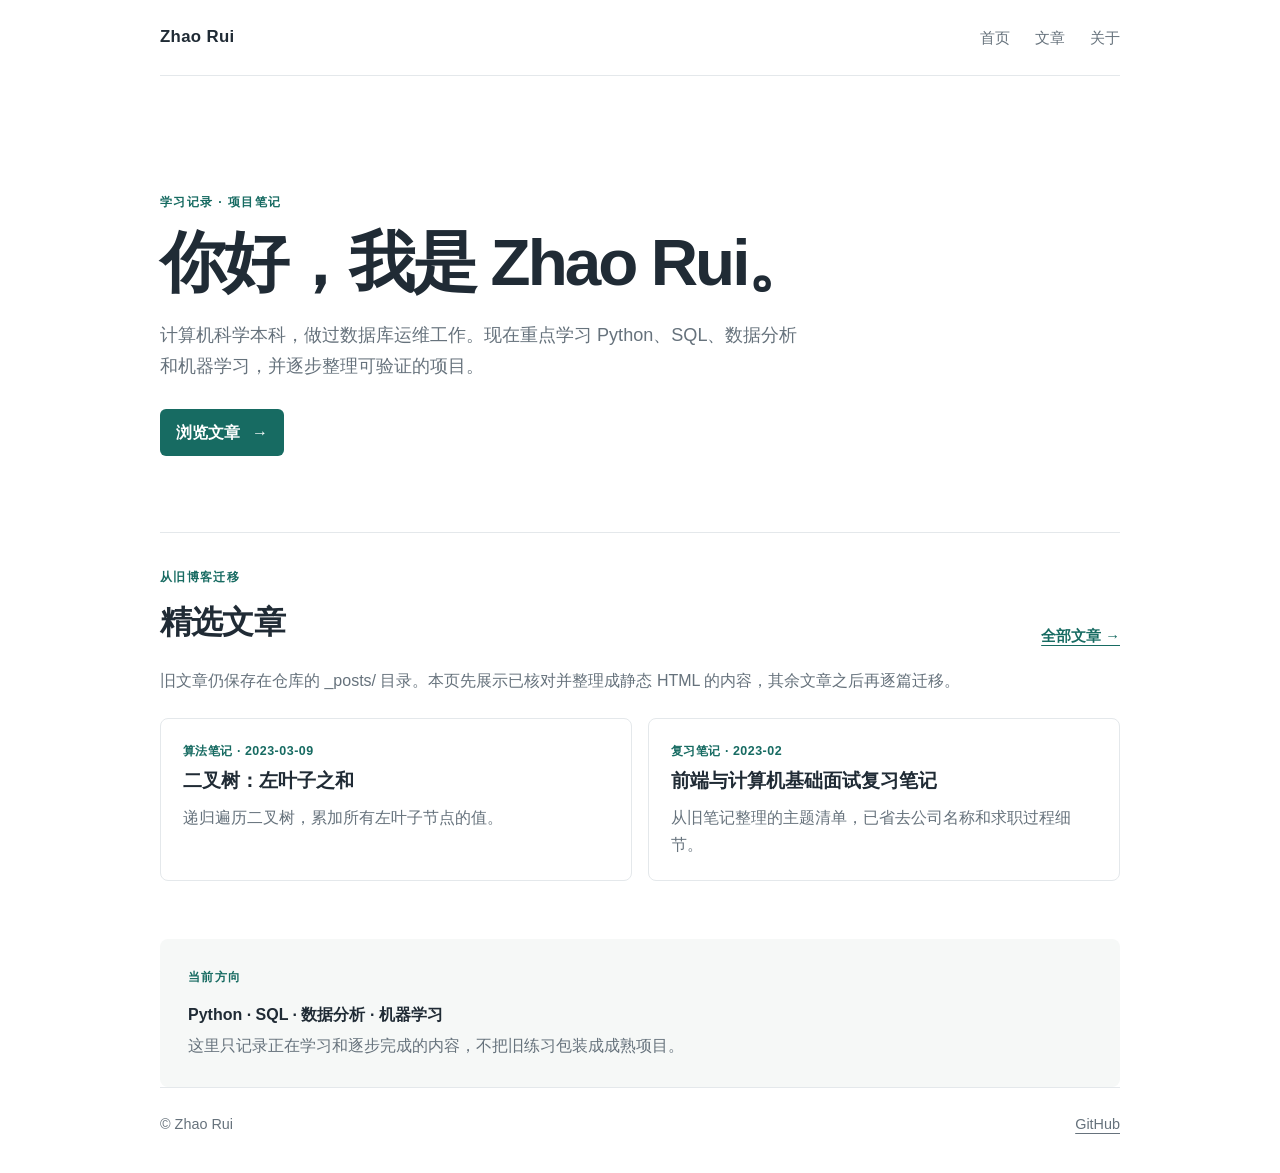
<file: index.html>
<!doctype html>
<html lang="zh-CN">
<head>
  <meta charset="utf-8">
  <meta name="viewport" content="width=device-width, initial-scale=1">
  <meta name="description" content="Zhao Rui 的学习笔记与文章归档。">
  <title>Zhao Rui｜笔记与文章</title>
  <link rel="stylesheet" href="/styles.css">
</head>
<body>
  <header class="site-header">
    <a class="brand" href="/">Zhao Rui</a>
    <nav aria-label="主导航">
      <a href="/">首页</a>
      <a href="/posts/">文章</a>
      <a href="#about">关于</a>
    </nav>
  </header>
  <main>
    <section class="hero" id="about">
      <p class="eyebrow">学习记录 · 项目笔记</p>
      <h1>你好，我是 Zhao Rui。</h1>
      <p class="intro">计算机科学本科，做过数据库运维工作。现在重点学习 Python、SQL、数据分析和机器学习，并逐步整理可验证的项目。</p>
      <a class="button" href="/posts/">浏览文章 <span aria-hidden="true">→</span></a>
    </section>
    <section class="section" aria-labelledby="archive-title">
      <div class="section-heading">
        <div>
          <p class="eyebrow">从旧博客迁移</p>
          <h2 id="archive-title">精选文章</h2>
        </div>
        <a class="text-link" href="/posts/">全部文章 →</a>
      </div>
      <p class="muted">旧文章仍保存在仓库的 _posts/ 目录。本页先展示已核对并整理成静态 HTML 的内容，其余文章之后再逐篇迁移。</p>
      <div class="article-grid">
        <article class="article-card">
          <p class="meta">算法笔记 · 2023-03-09</p>
          <h3><a href="/posts/sum-of-left-leaves.html">二叉树：左叶子之和</a></h3>
          <p>递归遍历二叉树，累加所有左叶子节点的值。</p>
        </article>
        <article class="article-card">
          <p class="meta">复习笔记 · 2023-02</p>
          <h3><a href="/posts/frontend-interview-notes.html">前端与计算机基础面试复习笔记</a></h3>
          <p>从旧笔记整理的主题清单，已省去公司名称和求职过程细节。</p>
        </article>
      </div>
    </section>
    <section class="section now">
      <p class="eyebrow">当前方向</p>
      <p>Python · SQL · 数据分析 · 机器学习</p>
      <p class="muted">这里只记录正在学习和逐步完成的内容，不把旧练习包装成成熟项目。</p>
    </section>
  </main>
  <footer class="site-footer">
    <span>© Zhao Rui</span>
    <a href="https://github.com/ZR0528">GitHub</a>
  </footer>
</body>
</html>
</file>
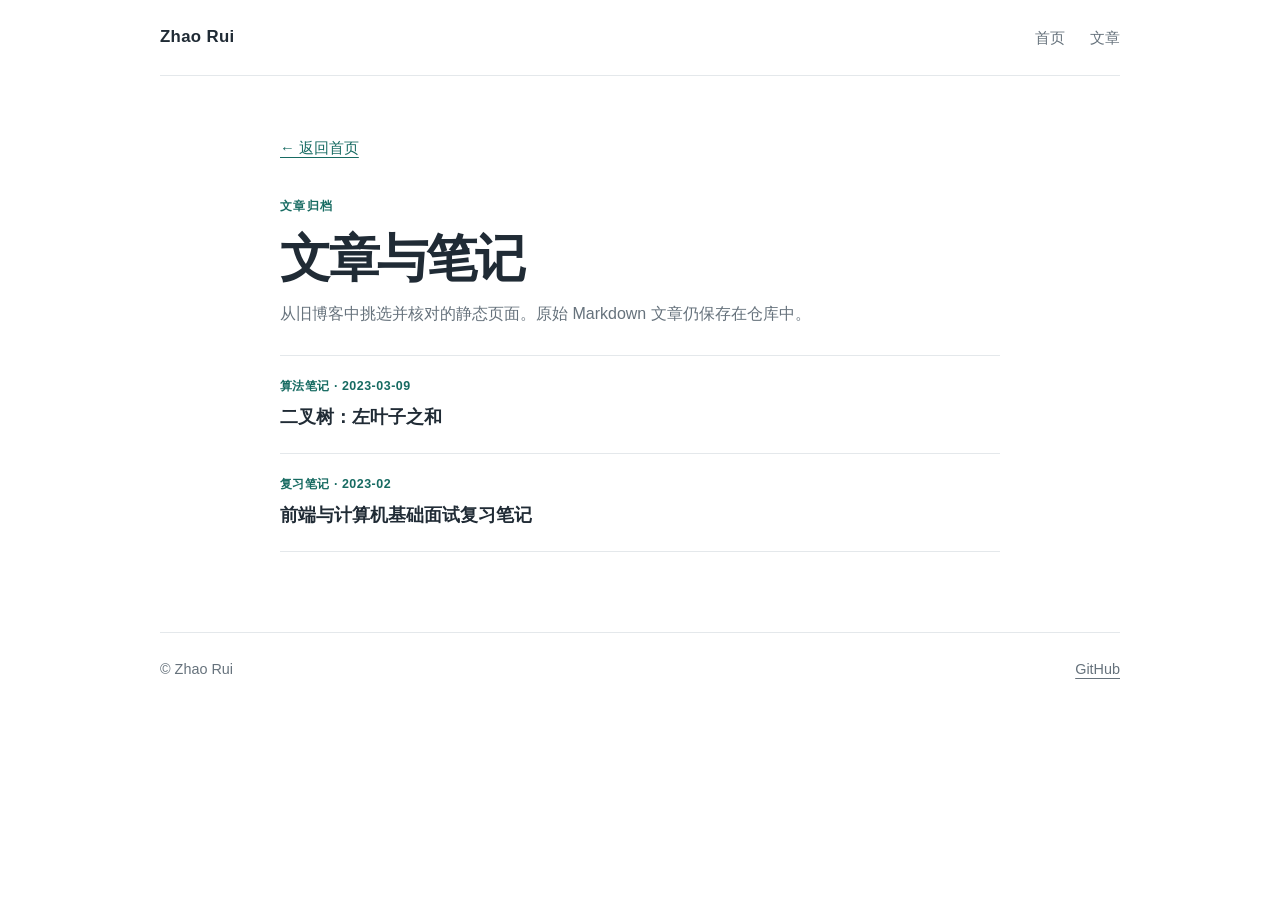
<file: posts/index.html>
<!doctype html>
<html lang="zh-CN">
<head>
  <meta charset="utf-8">
  <meta name="viewport" content="width=device-width, initial-scale=1">
  <meta name="description" content="Zhao Rui 的文章与学习笔记。">
  <title>文章｜Zhao Rui</title>
  <link rel="stylesheet" href="/styles.css">
</head>
<body>
  <header class="site-header">
    <a class="brand" href="/">Zhao Rui</a>
    <nav aria-label="主导航">
      <a href="/">首页</a>
      <a href="/posts/">文章</a>
    </nav>
  </header>
  <main class="article-page">
    <a class="back-link" href="/">← 返回首页</a>
    <p class="eyebrow">文章归档</p>
    <h1>文章与笔记</h1>
    <p class="muted">从旧博客中挑选并核对的静态页面。原始 Markdown 文章仍保存在仓库中。</p>
    <ul class="article-list">
      <li>
        <p class="meta">算法笔记 · 2023-03-09</p>
        <a href="/posts/sum-of-left-leaves.html">二叉树：左叶子之和</a>
      </li>
      <li>
        <p class="meta">复习笔记 · 2023-02</p>
        <a href="/posts/frontend-interview-notes.html">前端与计算机基础面试复习笔记</a>
      </li>
    </ul>
  </main>
  <footer class="site-footer">
    <span>© Zhao Rui</span>
    <a href="https://github.com/ZR0528">GitHub</a>
  </footer>
</body>
</html>
</file>
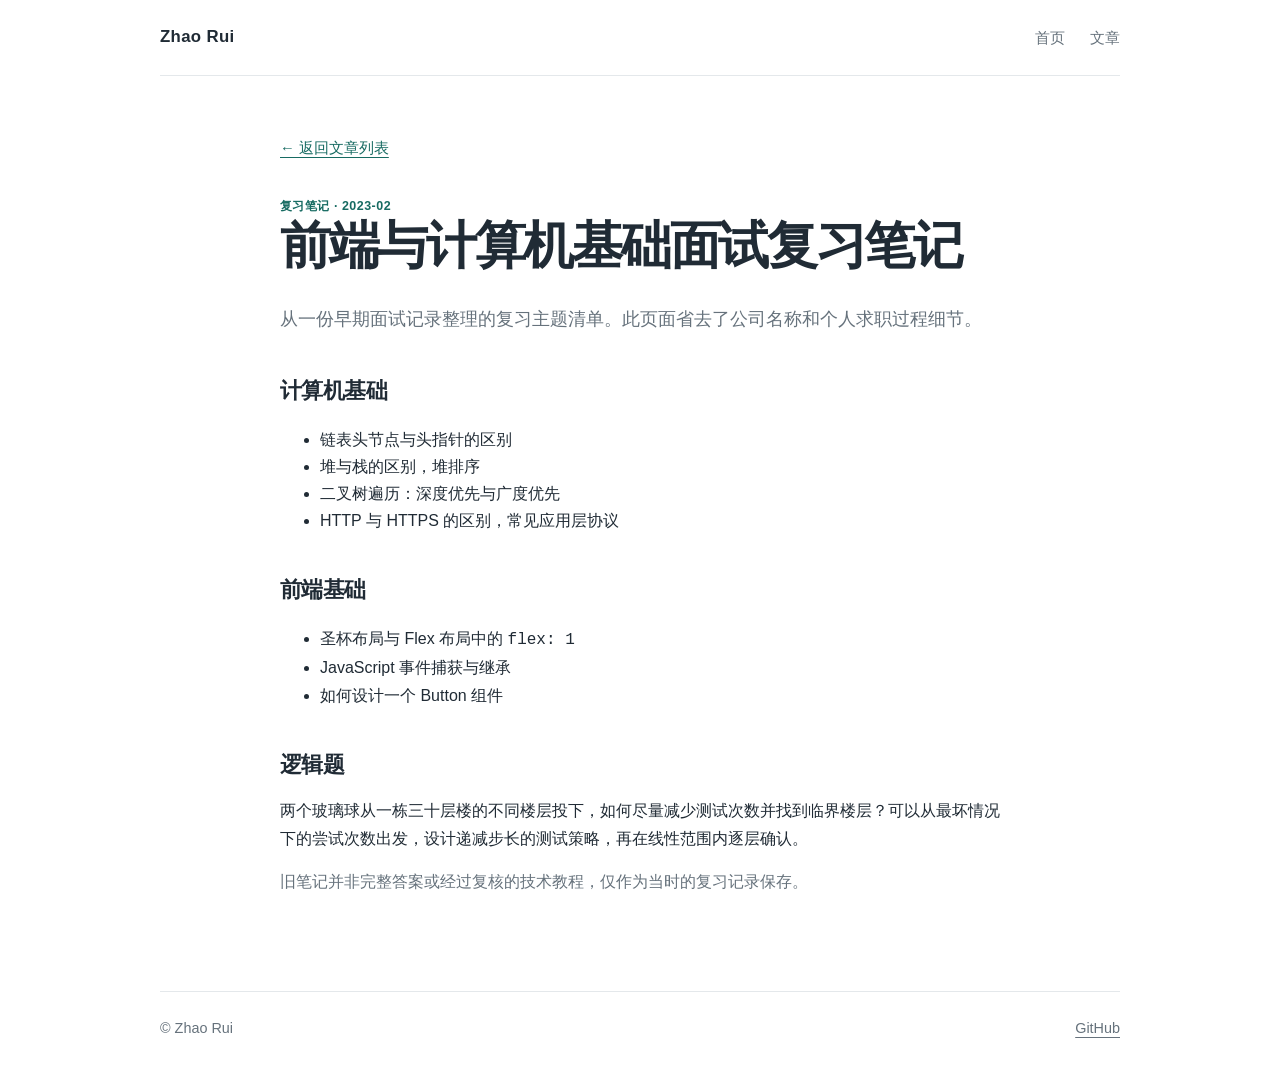
<file: posts/frontend-interview-notes.html>
<!doctype html>
<html lang="zh-CN">
<head>
  <meta charset="utf-8">
  <meta name="viewport" content="width=device-width, initial-scale=1">
  <meta name="description" content="旧笔记整理的前端与计算机基础复习主题。">
  <title>前端与计算机基础面试复习笔记｜Zhao Rui</title>
  <link rel="stylesheet" href="/styles.css">
</head>
<body>
  <header class="site-header">
    <a class="brand" href="/">Zhao Rui</a>
    <nav aria-label="主导航">
      <a href="/">首页</a>
      <a href="/posts/">文章</a>
    </nav>
  </header>
  <main class="article-page">
    <a class="back-link" href="/posts/">← 返回文章列表</a>
    <p class="meta">复习笔记 · 2023-02</p>
    <h1>前端与计算机基础面试复习笔记</h1>
    <p class="lead">从一份早期面试记录整理的复习主题清单。此页面省去了公司名称和个人求职过程细节。</p>
    <h2>计算机基础</h2>
    <ul>
      <li>链表头节点与头指针的区别</li>
      <li>堆与栈的区别，堆排序</li>
      <li>二叉树遍历：深度优先与广度优先</li>
      <li>HTTP 与 HTTPS 的区别，常见应用层协议</li>
    </ul>
    <h2>前端基础</h2>
    <ul>
      <li>圣杯布局与 Flex 布局中的 <code>flex: 1</code></li>
      <li>JavaScript 事件捕获与继承</li>
      <li>如何设计一个 Button 组件</li>
    </ul>
    <h2>逻辑题</h2>
    <p>两个玻璃球从一栋三十层楼的不同楼层投下，如何尽量减少测试次数并找到临界楼层？可以从最坏情况下的尝试次数出发，设计递减步长的测试策略，再在线性范围内逐层确认。</p>
    <p class="muted">旧笔记并非完整答案或经过复核的技术教程，仅作为当时的复习记录保存。</p>
  </main>
  <footer class="site-footer">
    <span>© Zhao Rui</span>
    <a href="https://github.com/ZR0528">GitHub</a>
  </footer>
</body>
</html>
</file>
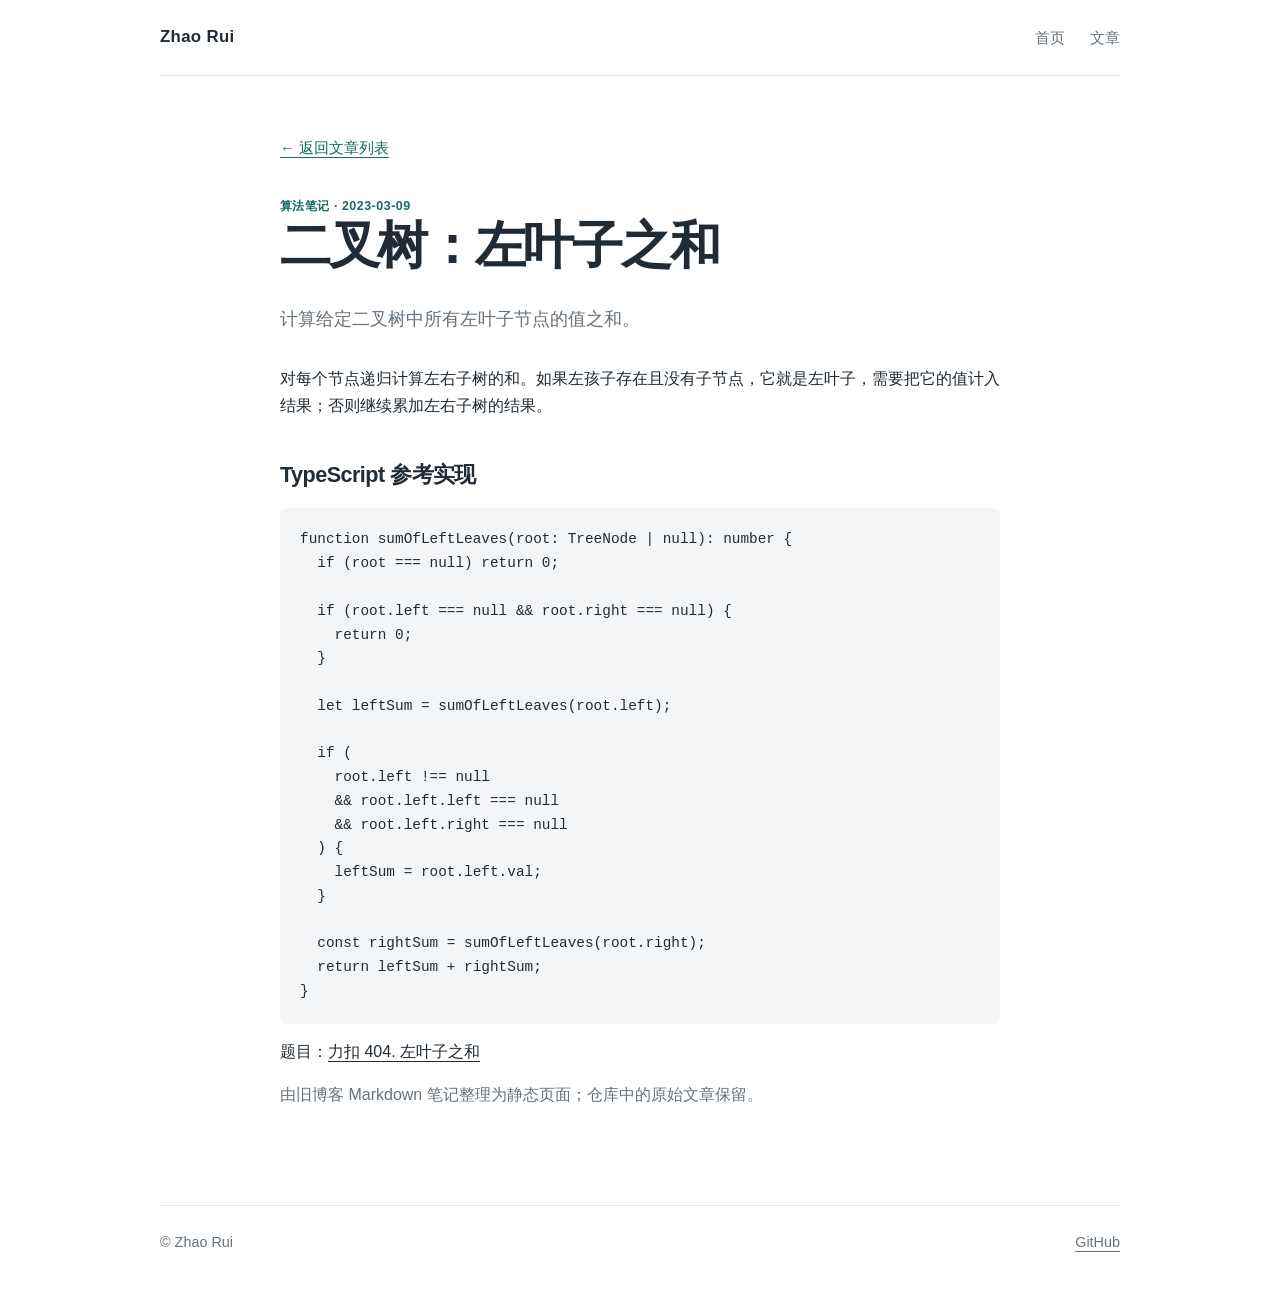
<file: posts/sum-of-left-leaves.html>
<!doctype html>
<html lang="zh-CN">
<head>
  <meta charset="utf-8">
  <meta name="viewport" content="width=device-width, initial-scale=1">
  <meta name="description" content="二叉树左叶子之和的递归解法笔记。">
  <title>二叉树：左叶子之和｜Zhao Rui</title>
  <link rel="stylesheet" href="/styles.css">
</head>
<body>
  <header class="site-header">
    <a class="brand" href="/">Zhao Rui</a>
    <nav aria-label="主导航">
      <a href="/">首页</a>
      <a href="/posts/">文章</a>
    </nav>
  </header>
  <main class="article-page">
    <a class="back-link" href="/posts/">← 返回文章列表</a>
    <p class="meta">算法笔记 · 2023-03-09</p>
    <h1>二叉树：左叶子之和</h1>
    <p class="lead">计算给定二叉树中所有左叶子节点的值之和。</p>
    <p>对每个节点递归计算左右子树的和。如果左孩子存在且没有子节点，它就是左叶子，需要把它的值计入结果；否则继续累加左右子树的结果。</p>
    <h2>TypeScript 参考实现</h2>
    <pre><code>function sumOfLeftLeaves(root: TreeNode | null): number {
  if (root === null) return 0;

  if (root.left === null &amp;&amp; root.right === null) {
    return 0;
  }

  let leftSum = sumOfLeftLeaves(root.left);

  if (
    root.left !== null
    &amp;&amp; root.left.left === null
    &amp;&amp; root.left.right === null
  ) {
    leftSum = root.left.val;
  }

  const rightSum = sumOfLeftLeaves(root.right);
  return leftSum + rightSum;
}</code></pre>
    <p>题目：<a href="https://leetcode.cn/problems/sum-of-left-leaves/">力扣 404. 左叶子之和</a></p>
    <p class="muted">由旧博客 Markdown 笔记整理为静态页面；仓库中的原始文章保留。</p>
  </main>
  <footer class="site-footer">
    <span>© Zhao Rui</span>
    <a href="https://github.com/ZR0528">GitHub</a>
  </footer>
</body>
</html>
</file>
<file: styles.css>
:root {
  color-scheme: light;
  --ink: #202b35;
  --muted: #66727c;
  --line: #e4e8eb;
  --accent: #176b62;
  --paper: #ffffff;
  --wash: #f6f8f7;
  font-family: Inter, -apple-system, BlinkMacSystemFont, "Segoe UI", "PingFang SC", "Microsoft YaHei", sans-serif;
}
* { box-sizing: border-box; }
html { scroll-behavior: smooth; }
body { margin: 0; background: var(--paper); color: var(--ink); line-height: 1.7; }
a { color: inherit; text-decoration-thickness: 1px; text-underline-offset: 4px; }
a:hover { color: var(--accent); }
.site-header, main, .site-footer { width: calc(100% - 40px); max-width: 960px; margin-inline: auto; }
.site-header { min-height: 76px; display: flex; align-items: center; justify-content: space-between; border-bottom: 1px solid var(--line); }
.brand { color: var(--ink); font-size: 1.05rem; font-weight: 700; text-decoration: none; letter-spacing: .02em; }
nav { display: flex; gap: 25px; }
nav a { color: var(--muted); font-size: .95rem; text-decoration: none; }
.hero { padding: clamp(64px, 12vw, 116px) 0 76px; max-width: 760px; }
.eyebrow, .meta { color: var(--accent); font-size: .78rem; font-weight: 700; letter-spacing: .11em; text-transform: uppercase; }
h1, h2, h3, p { margin-top: 0; }
h1 { max-width: 700px; margin-bottom: 20px; font-size: clamp(2.25rem, 6vw, 4.1rem); letter-spacing: -.045em; line-height: 1.13; }
h2 { margin-bottom: 0; font-size: clamp(1.55rem, 3vw, 2rem); letter-spacing: -.025em; }
h3 { font-size: 1.18rem; line-height: 1.4; }
.intro { max-width: 650px; margin-bottom: 28px; color: var(--muted); font-size: 1.13rem; }
.button { display: inline-flex; gap: 12px; align-items: center; padding: 10px 16px; border-radius: 6px; background: var(--accent); color: white; text-decoration: none; font-weight: 650; }
.button:hover { background: #10564f; color: white; }
.section { padding: 34px 0 58px; border-top: 1px solid var(--line); }
.section-heading { display: flex; align-items: end; justify-content: space-between; gap: 24px; margin-bottom: 18px; }
.section-heading .eyebrow { margin-bottom: 6px; }
.text-link { color: var(--accent); font-size: .92rem; font-weight: 650; white-space: nowrap; }
.muted { color: var(--muted); }
.article-grid { display: grid; grid-template-columns: repeat(2, minmax(0, 1fr)); gap: 16px; margin-top: 24px; }
.article-card { padding: 22px; border: 1px solid var(--line); border-radius: 8px; background: var(--paper); }
.article-card h3 { margin: 6px 0 9px; }
.article-card h3 a { text-decoration: none; }
.article-card p:last-child { margin-bottom: 0; color: var(--muted); }
.meta { margin-bottom: 0; letter-spacing: .04em; text-transform: none; }
.now { padding: 28px; border: 0; border-radius: 8px; background: var(--wash); }
.now > p:nth-child(2) { margin-bottom: 4px; font-weight: 700; }
.now .muted { margin-bottom: 0; }
.site-footer { display: flex; justify-content: space-between; padding: 24px 0 36px; border-top: 1px solid var(--line); color: var(--muted); font-size: .9rem; }
.article-page { max-width: 720px; margin: 0 auto; padding: 58px 0 80px; }
.back-link { display: inline-block; margin-bottom: 35px; color: var(--accent); font-size: .92rem; }
.article-page h1 { margin-bottom: 12px; font-size: clamp(2rem, 5vw, 3.2rem); }
.article-page .lead { margin: 30px 0; color: var(--muted); font-size: 1.1rem; }
.article-page h2 { margin: 38px 0 14px; font-size: 1.35rem; }
.article-page pre { overflow-x: auto; padding: 20px; border-radius: 8px; background: #f3f5f6; font: .9rem/1.65 ui-monospace, SFMono-Regular, Consolas, monospace; }
.article-page code { font-family: ui-monospace, SFMono-Regular, Consolas, monospace; }
.article-list { list-style: none; margin: 28px 0 0; padding: 0; border-top: 1px solid var(--line); }
.article-list li { padding: 20px 0; border-bottom: 1px solid var(--line); }
.article-list .meta { margin-bottom: 6px; }
.article-list a { font-size: 1.1rem; font-weight: 650; text-decoration: none; }
@media (max-width: 620px) {
  .site-header, main, .site-footer { width: calc(100% - 32px); }
  .site-header { min-height: 66px; }
  nav { gap: 14px; }
  nav a { font-size: .88rem; }
  .hero { padding: 68px 0 58px; }
  .article-grid { grid-template-columns: 1fr; }
  .section-heading { align-items: start; }
}
</file>
